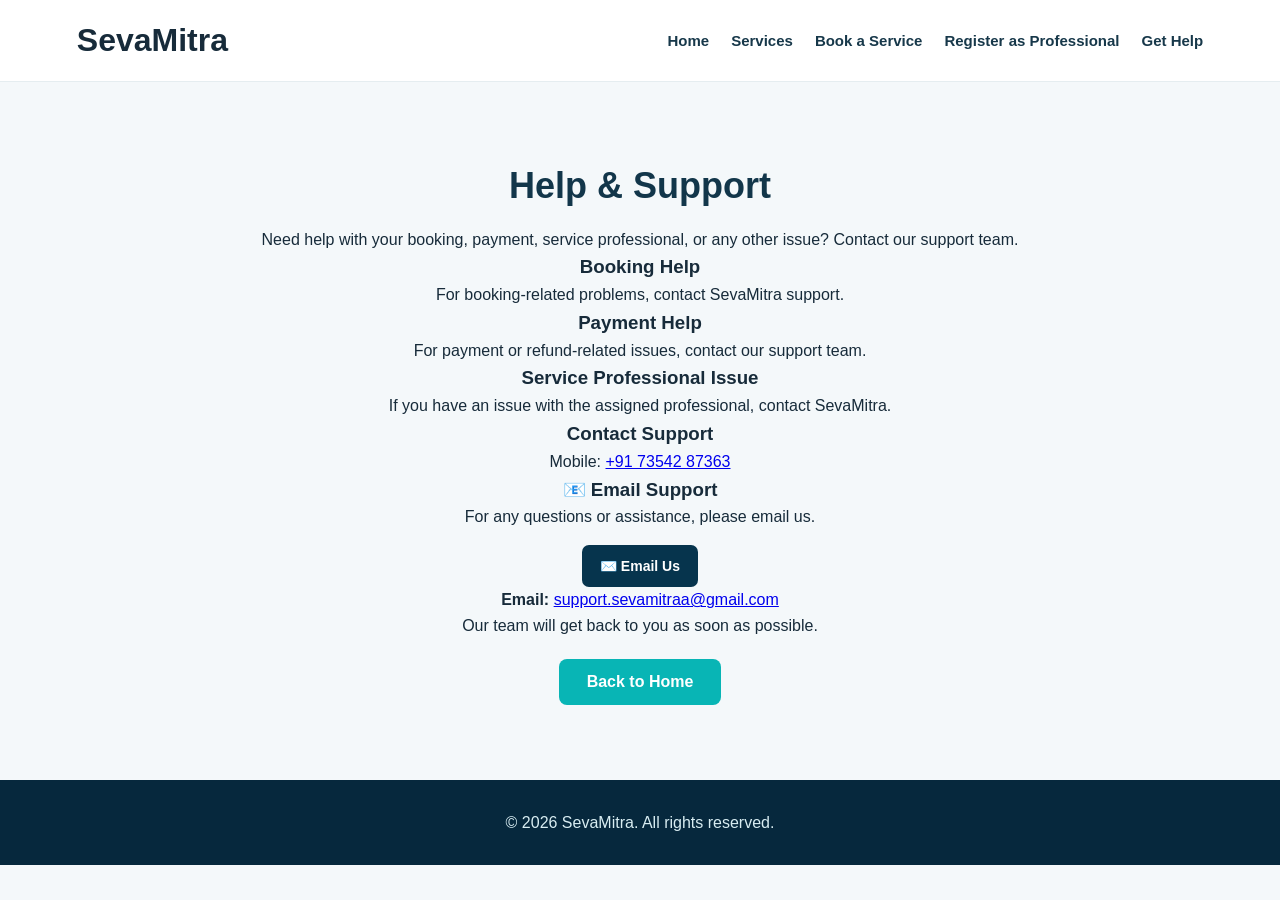
<file: help.html>
<!DOCTYPE html>
<html lang="en">

<head>
    <!-- Google Analytics START -->
<script async src="https://www.googletagmanager.com/gtag/js?id=G-9ZJL437G5V"></script>
<script>
  window.dataLayer = window.dataLayer || [];
  function gtag(){dataLayer.push(arguments);}
  gtag('js', new Date());

  gtag('config', 'G-9ZJL437G5V');
</script>
<!-- Google Analytics END -->
    <meta charset="UTF-8">
    <meta name="viewport" content="width=device-width, initial-scale=1.0">

    <title>Help & Support - SevaMitra</title>

    <link rel="stylesheet" href="style.css">
    <link rel="icon" type="image/png" href="/images/favicon.png">
<link rel="shortcut icon" type="image/png" href="/images/favicon.png">
</head>

<body>

<header>
    <h1>SevaMitra</h1>

    <nav>
        <a href="index.html">Home</a>
        <a href="index.html#services">Services</a>
        <a href="booking.html">Book a Service</a>
        <a href="professional.html">Register as Professional</a>
        <a href="help.html">Get Help</a>
    </nav>
</header>

<main>

<section class="help-section">

    <h2>Help &amp; Support</h2>

    <p>
        Need help with your booking, payment, service professional,
        or any other issue? Contact our support team.
    </p>

    <h3>Booking Help</h3>
    <p>
        For booking-related problems, contact SevaMitra support.
    </p>

    <h3>Payment Help</h3>
    <p>
        For payment or refund-related issues, contact our support team.
    </p>

    <h3>Service Professional Issue</h3>
    <p>
        If you have an issue with the assigned professional,
        contact SevaMitra.
    </p>

    <h3>Contact Support</h3>

    <p>
        Mobile:
        <a href="tel:+917354287363">+91 73542 87363</a>
    </p>

    <div class="help-contact-card">

        <h3>📧 Email Support</h3>

        <p>
            For any questions or assistance,
            please email us.
        </p>

        <a
            href="mailto:support.sevamitraa@gmail.com?subject=SevaMitra%20Support"
            class="call-btn"
        >
            ✉️ Email Us
        </a>

        <p>
            <strong>Email:</strong>
            <a href="mailto:support.sevamitraa@gmail.com">
                support.sevamitraa@gmail.com
            </a>
        </p>

        <p>
            Our team will get back to you as soon as possible.
        </p>

    </div>

    <a href="index.html">
        <button type="button">Back to Home</button>
    </a>

</section>

</main>

<footer>
    <p>© 2026 SevaMitra. All rights reserved.</p>
</footer>

</body>
</html>
</file>
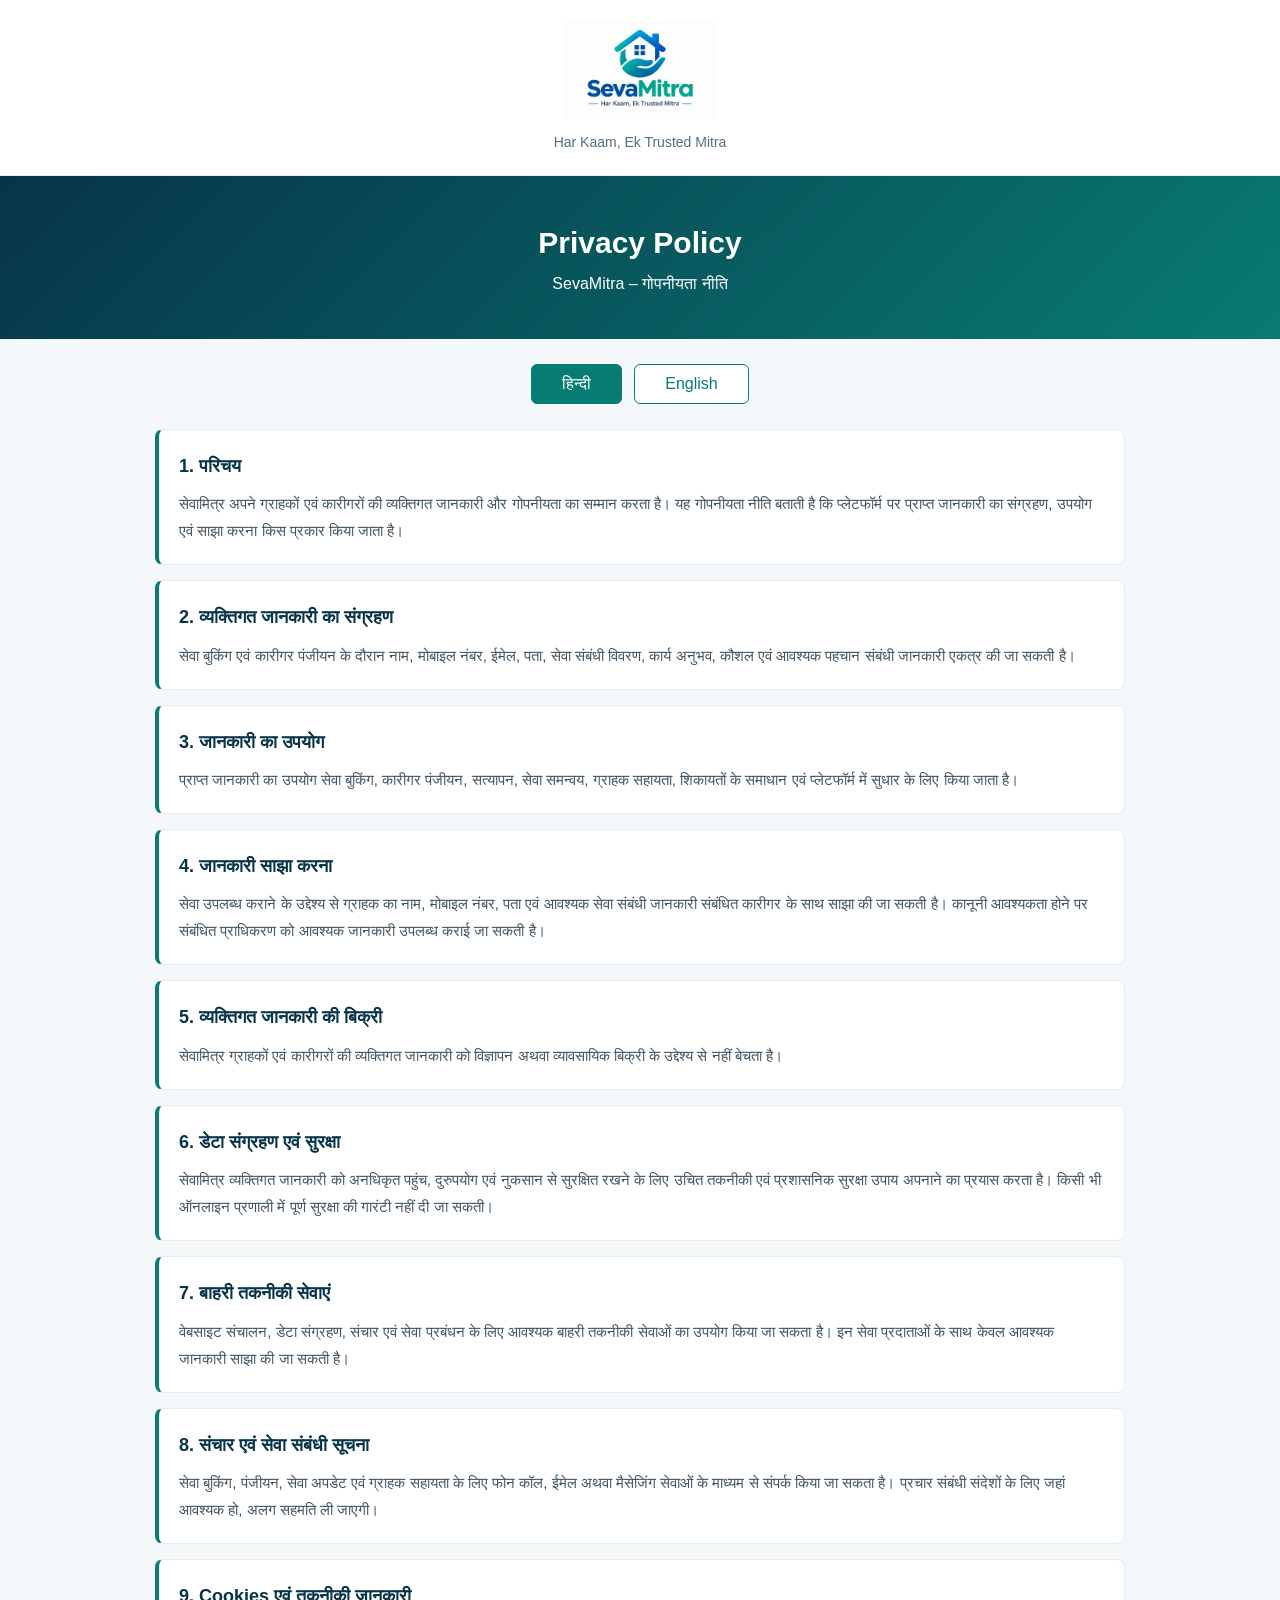
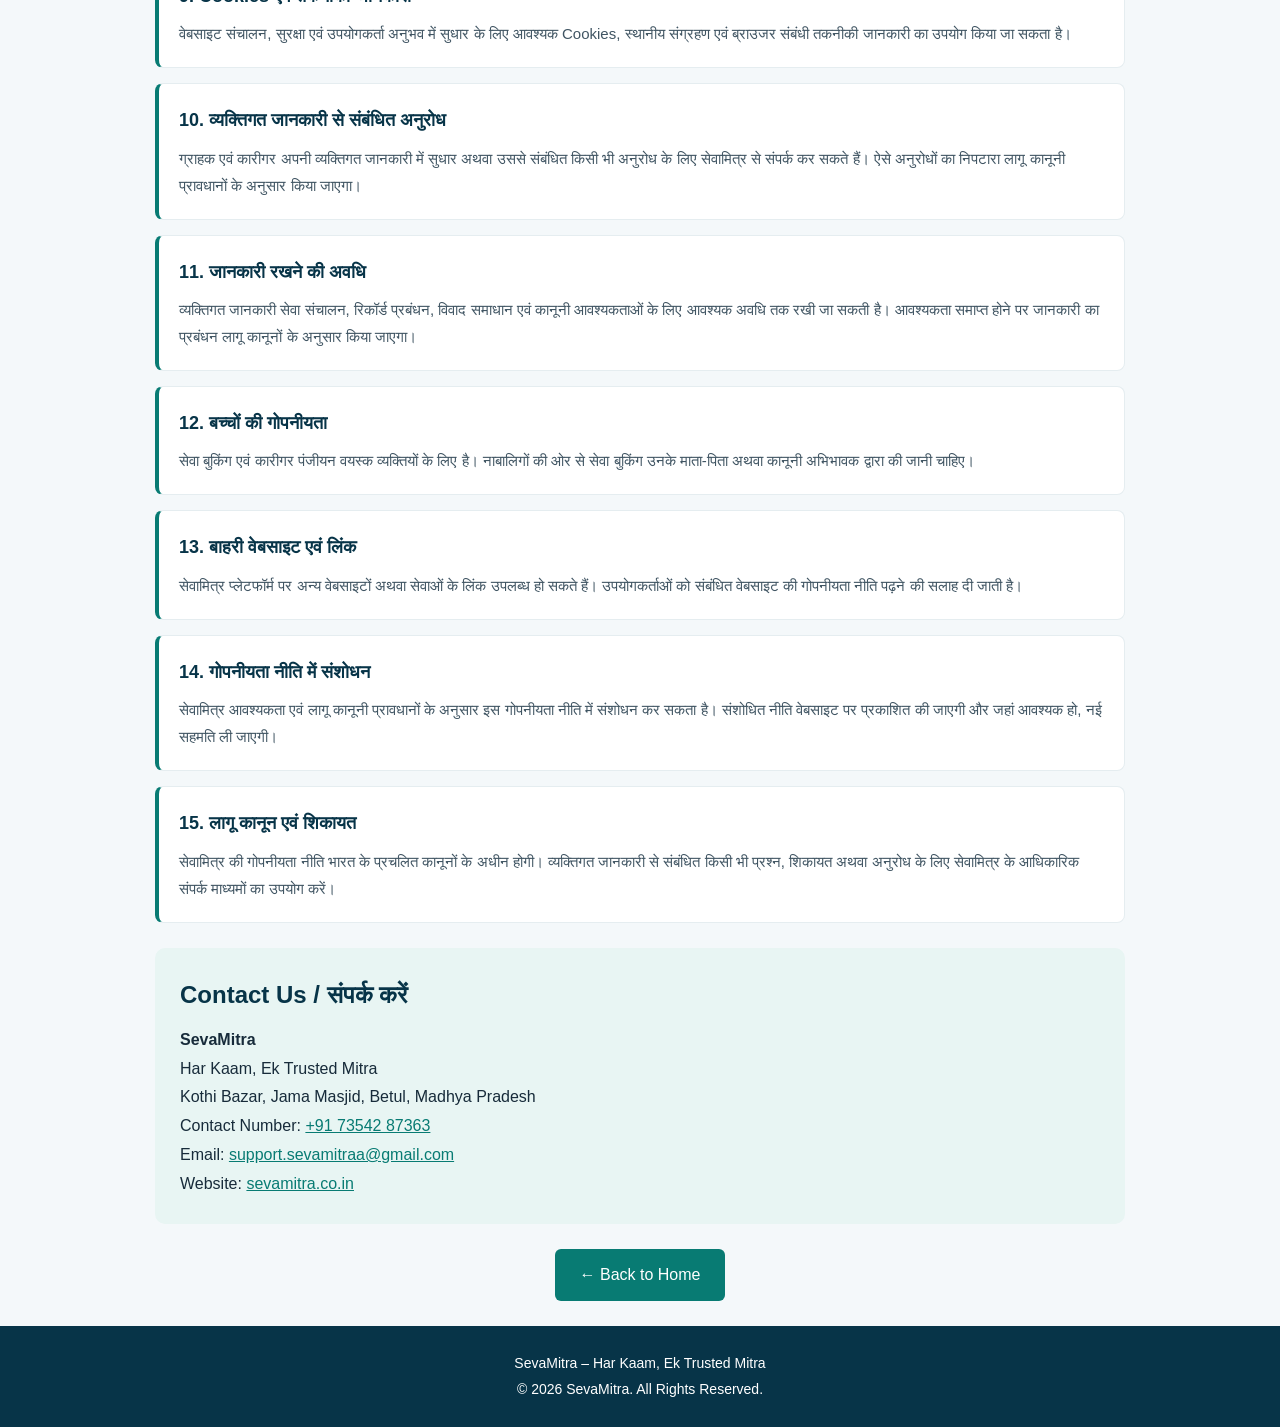
<file: privacy.html>
<!DOCTYPE html>
<html lang="hi">

<head>

    <meta charset="UTF-8">

    <meta name="viewport"
          content="width=device-width, initial-scale=1.0">

    <title>Privacy Policy | SevaMitra</title>

    <meta name="description"
          content="SevaMitra Privacy Policy for customers and service professionals.">

    <link rel="icon" type="image/png"
          href="images/favicon.png">

    <style>

        * {
            margin: 0;
            padding: 0;
            box-sizing: border-box;
        }

        body {
            font-family: Arial, sans-serif;
            background: #f4f8fa;
            color: #172b3a;
            line-height: 1.8;
        }

        header {
            background: #ffffff;
            text-align: center;
            padding: 20px;
            border-bottom: 1px solid #e5edf0;
        }

        .logo {
            width: 150px;
            height: auto;
        }

        .tagline {
            color: #507080;
            font-size: 14px;
        }

        .hero {
            background: linear-gradient(135deg, #073448, #087b73);
            color: white;
            padding: 40px 20px;
            text-align: center;
        }

        .hero h1 {
            font-size: 30px;
        }

        .container {
            max-width: 1000px;
            margin: 25px auto;
            padding: 0 15px;
        }

        .language-buttons {
            display: flex;
            justify-content: center;
            gap: 12px;
            margin-bottom: 25px;
        }

        .language-buttons button {
            padding: 10px 30px;
            border: 1px solid #087b73;
            border-radius: 6px;
            background: white;
            color: #087b73;
            font-size: 16px;
            cursor: pointer;
        }

        .language-buttons button.active {
            background: #087b73;
            color: white;
        }

        .policy {
            background: white;
            border: 1px solid #e5edf0;
            border-left: 4px solid #087b73;
            border-radius: 8px;
            padding: 20px;
            margin-bottom: 15px;
        }

        .policy h2 {
            color: #073448;
            font-size: 18px;
            margin-bottom: 8px;
        }

        .policy p {
            font-size: 15px;
            color: #405563;
        }

        .contact {
            background: #e8f5f3;
            border-radius: 10px;
            padding: 25px;
            margin-top: 25px;
        }

        .contact h2 {
            margin-bottom: 10px;
            color: #073448;
        }

        .contact a {
            color: #087b73;
            overflow-wrap: anywhere;
        }

        .back-home {
            display: block;
            width: fit-content;
            margin: 25px auto;
            padding: 12px 25px;
            background: #087b73;
            color: white;
            text-decoration: none;
            border-radius: 6px;
        }

        footer {
            background: #073448;
            color: white;
            text-align: center;
            padding: 25px 15px;
            font-size: 14px;
        }

        [hidden] {
            display: none !important;
        }

        @media (max-width: 600px) {

            .hero h1 {
                font-size: 24px;
            }

            .policy {
                padding: 15px;
            }

            .policy h2 {
                font-size: 17px;
            }

            .policy p {
                font-size: 14px;
            }

        }

    </style>

</head>

<body>

<header>

    <a href="index.html">
        <img src="images/logo.png"
             alt="SevaMitra Logo"
             class="logo">
    </a>

    <p class="tagline">
        Har Kaam, Ek Trusted Mitra
    </p>

</header>

<section class="hero">

    <h1>Privacy Policy</h1>

    <p>SevaMitra – गोपनीयता नीति</p>

</section>

<main class="container">

    <div class="language-buttons">

        <button type="button"
                id="hindiBtn"
                class="active"
                aria-pressed="true"
                onclick="changeLanguage('hi')">
            हिन्दी
        </button>

        <button type="button"
                id="englishBtn"
                aria-pressed="false"
                onclick="changeLanguage('en')">
            English
        </button>

    </div>

    <!-- HINDI PRIVACY POLICY -->

    <section id="hindi" lang="hi">

        <div class="policy">
            <h2>1. परिचय</h2>
            <p>सेवामित्र अपने ग्राहकों एवं कारीगरों की व्यक्तिगत जानकारी और गोपनीयता का सम्मान करता है। यह गोपनीयता नीति बताती है कि प्लेटफॉर्म पर प्राप्त जानकारी का संग्रहण, उपयोग एवं साझा करना किस प्रकार किया जाता है।</p>
        </div>

        <div class="policy">
            <h2>2. व्यक्तिगत जानकारी का संग्रहण</h2>
            <p>सेवा बुकिंग एवं कारीगर पंजीयन के दौरान नाम, मोबाइल नंबर, ईमेल, पता, सेवा संबंधी विवरण, कार्य अनुभव, कौशल एवं आवश्यक पहचान संबंधी जानकारी एकत्र की जा सकती है।</p>
        </div>

        <div class="policy">
            <h2>3. जानकारी का उपयोग</h2>
            <p>प्राप्त जानकारी का उपयोग सेवा बुकिंग, कारीगर पंजीयन, सत्यापन, सेवा समन्वय, ग्राहक सहायता, शिकायतों के समाधान एवं प्लेटफॉर्म में सुधार के लिए किया जाता है।</p>
        </div>

        <div class="policy">
            <h2>4. जानकारी साझा करना</h2>
            <p>सेवा उपलब्ध कराने के उद्देश्य से ग्राहक का नाम, मोबाइल नंबर, पता एवं आवश्यक सेवा संबंधी जानकारी संबंधित कारीगर के साथ साझा की जा सकती है। कानूनी आवश्यकता होने पर संबंधित प्राधिकरण को आवश्यक जानकारी उपलब्ध कराई जा सकती है।</p>
        </div>

        <div class="policy">
            <h2>5. व्यक्तिगत जानकारी की बिक्री</h2>
            <p>सेवामित्र ग्राहकों एवं कारीगरों की व्यक्तिगत जानकारी को विज्ञापन अथवा व्यावसायिक बिक्री के उद्देश्य से नहीं बेचता है।</p>
        </div>

        <div class="policy">
            <h2>6. डेटा संग्रहण एवं सुरक्षा</h2>
            <p>सेवामित्र व्यक्तिगत जानकारी को अनधिकृत पहुंच, दुरुपयोग एवं नुकसान से सुरक्षित रखने के लिए उचित तकनीकी एवं प्रशासनिक सुरक्षा उपाय अपनाने का प्रयास करता है। किसी भी ऑनलाइन प्रणाली में पूर्ण सुरक्षा की गारंटी नहीं दी जा सकती।</p>
        </div>

        <div class="policy">
            <h2>7. बाहरी तकनीकी सेवाएं</h2>
            <p>वेबसाइट संचालन, डेटा संग्रहण, संचार एवं सेवा प्रबंधन के लिए आवश्यक बाहरी तकनीकी सेवाओं का उपयोग किया जा सकता है। इन सेवा प्रदाताओं के साथ केवल आवश्यक जानकारी साझा की जा सकती है।</p>
        </div>

        <div class="policy">
            <h2>8. संचार एवं सेवा संबंधी सूचना</h2>
            <p>सेवा बुकिंग, पंजीयन, सेवा अपडेट एवं ग्राहक सहायता के लिए फोन कॉल, ईमेल अथवा मैसेजिंग सेवाओं के माध्यम से संपर्क किया जा सकता है। प्रचार संबंधी संदेशों के लिए जहां आवश्यक हो, अलग सहमति ली जाएगी।</p>
        </div>

        <div class="policy">
            <h2>9. Cookies एवं तकनीकी जानकारी</h2>
            <p>वेबसाइट संचालन, सुरक्षा एवं उपयोगकर्ता अनुभव में सुधार के लिए आवश्यक Cookies, स्थानीय संग्रहण एवं ब्राउजर संबंधी तकनीकी जानकारी का उपयोग किया जा सकता है।</p>
        </div>

        <div class="policy">
            <h2>10. व्यक्तिगत जानकारी से संबंधित अनुरोध</h2>
            <p>ग्राहक एवं कारीगर अपनी व्यक्तिगत जानकारी में सुधार अथवा उससे संबंधित किसी भी अनुरोध के लिए सेवामित्र से संपर्क कर सकते हैं। ऐसे अनुरोधों का निपटारा लागू कानूनी प्रावधानों के अनुसार किया जाएगा।</p>
        </div>

        <div class="policy">
            <h2>11. जानकारी रखने की अवधि</h2>
            <p>व्यक्तिगत जानकारी सेवा संचालन, रिकॉर्ड प्रबंधन, विवाद समाधान एवं कानूनी आवश्यकताओं के लिए आवश्यक अवधि तक रखी जा सकती है। आवश्यकता समाप्त होने पर जानकारी का प्रबंधन लागू कानूनों के अनुसार किया जाएगा।</p>
        </div>

        <div class="policy">
            <h2>12. बच्चों की गोपनीयता</h2>
            <p>सेवा बुकिंग एवं कारीगर पंजीयन वयस्क व्यक्तियों के लिए है। नाबालिगों की ओर से सेवा बुकिंग उनके माता-पिता अथवा कानूनी अभिभावक द्वारा की जानी चाहिए।</p>
        </div>

        <div class="policy">
            <h2>13. बाहरी वेबसाइट एवं लिंक</h2>
            <p>सेवामित्र प्लेटफॉर्म पर अन्य वेबसाइटों अथवा सेवाओं के लिंक उपलब्ध हो सकते हैं। उपयोगकर्ताओं को संबंधित वेबसाइट की गोपनीयता नीति पढ़ने की सलाह दी जाती है।</p>
        </div>

        <div class="policy">
            <h2>14. गोपनीयता नीति में संशोधन</h2>
            <p>सेवामित्र आवश्यकता एवं लागू कानूनी प्रावधानों के अनुसार इस गोपनीयता नीति में संशोधन कर सकता है। संशोधित नीति वेबसाइट पर प्रकाशित की जाएगी और जहां आवश्यक हो, नई सहमति ली जाएगी।</p>
        </div>

        <div class="policy">
            <h2>15. लागू कानून एवं शिकायत</h2>
            <p>सेवामित्र की गोपनीयता नीति भारत के प्रचलित कानूनों के अधीन होगी। व्यक्तिगत जानकारी से संबंधित किसी भी प्रश्न, शिकायत अथवा अनुरोध के लिए सेवामित्र के आधिकारिक संपर्क माध्यमों का उपयोग करें।</p>
        </div>

    </section>

    <!-- ENGLISH PRIVACY POLICY -->

    <section id="english" lang="en" hidden>

        <div class="policy">
            <h2>1. Introduction</h2>
            <p>SevaMitra respects the privacy and personal information of its customers and service professionals. This Privacy Policy explains how information collected through the platform is stored, used and shared.</p>
        </div>

        <div class="policy">
            <h2>2. Collection of Personal Information</h2>
            <p>Names, mobile numbers, email addresses, addresses, service details, work experience, skills and necessary identification information may be collected during service booking and worker registration.</p>
        </div>

        <div class="policy">
            <h2>3. Use of Information</h2>
            <p>Information is used for service bookings, worker registration, verification, service coordination, customer support, complaint resolution and platform improvement.</p>
        </div>

        <div class="policy">
            <h2>4. Information Sharing</h2>
            <p>Customer names, contact numbers, addresses and necessary service details may be shared with relevant service professionals to facilitate requested services. Information may also be disclosed to appropriate authorities when legally required.</p>
        </div>

        <div class="policy">
            <h2>5. Sale of Personal Information</h2>
            <p>SevaMitra does not sell customers' or service professionals' personal information for advertising or commercial sale purposes.</p>
        </div>

        <div class="policy">
            <h2>6. Data Storage and Security</h2>
            <p>SevaMitra aims to implement appropriate technical and administrative measures to protect personal information from unauthorized access, misuse and loss. No online system can guarantee absolute security.</p>
        </div>

        <div class="policy">
            <h2>7. External Technology Services</h2>
            <p>External technology services may be used for website operations, data storage, communication and service management. Only necessary information may be shared with such service providers.</p>
        </div>

        <div class="policy">
            <h2>8. Communication and Service Notifications</h2>
            <p>Users may be contacted through phone calls, email or messaging services regarding service bookings, registration, service updates and customer support. Separate consent will be obtained for promotional communications where required.</p>
        </div>

        <div class="policy">
            <h2>9. Cookies and Technical Information</h2>
            <p>Cookies, local storage and browser-related technical information may be used for website functionality, security and improvement of user experience.</p>
        </div>

        <div class="policy">
            <h2>10. Personal Information Requests</h2>
            <p>Customers and service professionals may contact SevaMitra for corrections or any other requests concerning their personal information. Such requests will be handled in accordance with applicable legal provisions.</p>
        </div>

        <div class="policy">
            <h2>11. Data Retention</h2>
            <p>Personal information may be retained for as long as necessary for service operations, record management, dispute resolution and legal requirements. When no longer required, information will be handled in accordance with applicable laws.</p>
        </div>

        <div class="policy">
            <h2>12. Children's Privacy</h2>
            <p>Service booking and worker registration are intended for adults. Bookings on behalf of minors should be made by their parents or legal guardians.</p>
        </div>

        <div class="policy">
            <h2>13. External Websites and Links</h2>
            <p>SevaMitra may contain links to external websites or services. Users are advised to review the respective privacy policies of those websites.</p>
        </div>

        <div class="policy">
            <h2>14. Changes to This Privacy Policy</h2>
            <p>SevaMitra may update this Privacy Policy when necessary or as required by applicable law. Updated policies will be published on the website, and fresh consent will be obtained where required.</p>
        </div>

        <div class="policy">
            <h2>15. Applicable Law and Grievances</h2>
            <p>This Privacy Policy shall be governed by applicable Indian laws. For any privacy-related questions, complaints or requests, users may contact SevaMitra through its official communication channels.</p>
        </div>

    </section>

    <!-- CONTACT INFORMATION -->

    <section class="contact">

        <h2>Contact Us / संपर्क करें</h2>

        <p><strong>SevaMitra</strong></p>

        <p>Har Kaam, Ek Trusted Mitra</p>

        <p>Kothi Bazar, Jama Masjid, Betul, Madhya Pradesh</p>

        <p>
            Contact Number:
            <a href="tel:+917354287363">
                +91 73542 87363
            </a>
        </p>

        <p>
            Email:
            <a href="mailto:support.sevamitraa@gmail.com">
                support.sevamitraa@gmail.com
            </a>
        </p>

        <p>
            Website:
            <a href="https://sevamitra.co.in/">
                sevamitra.co.in
            </a>
        </p>

    </section>

    <a href="index.html" class="back-home">
        ← Back to Home
    </a>

</main>

<footer>

    <p>SevaMitra – Har Kaam, Ek Trusted Mitra</p>

    <p>© 2026 SevaMitra. All Rights Reserved.</p>

</footer>

<script>

    function changeLanguage(language) {

        const isHindi = language === "hi";

        document.getElementById("hindi").hidden = !isHindi;

        document.getElementById("english").hidden = isHindi;

        document.getElementById("hindiBtn")
            .classList.toggle("active", isHindi);

        document.getElementById("englishBtn")
            .classList.toggle("active", !isHindi);

        document.getElementById("hindiBtn")
            .setAttribute("aria-pressed", isHindi);

        document.getElementById("englishBtn")
            .setAttribute("aria-pressed", !isHindi);

        document.documentElement.lang = language;

    }

</script>

</body>

</html>
</file>
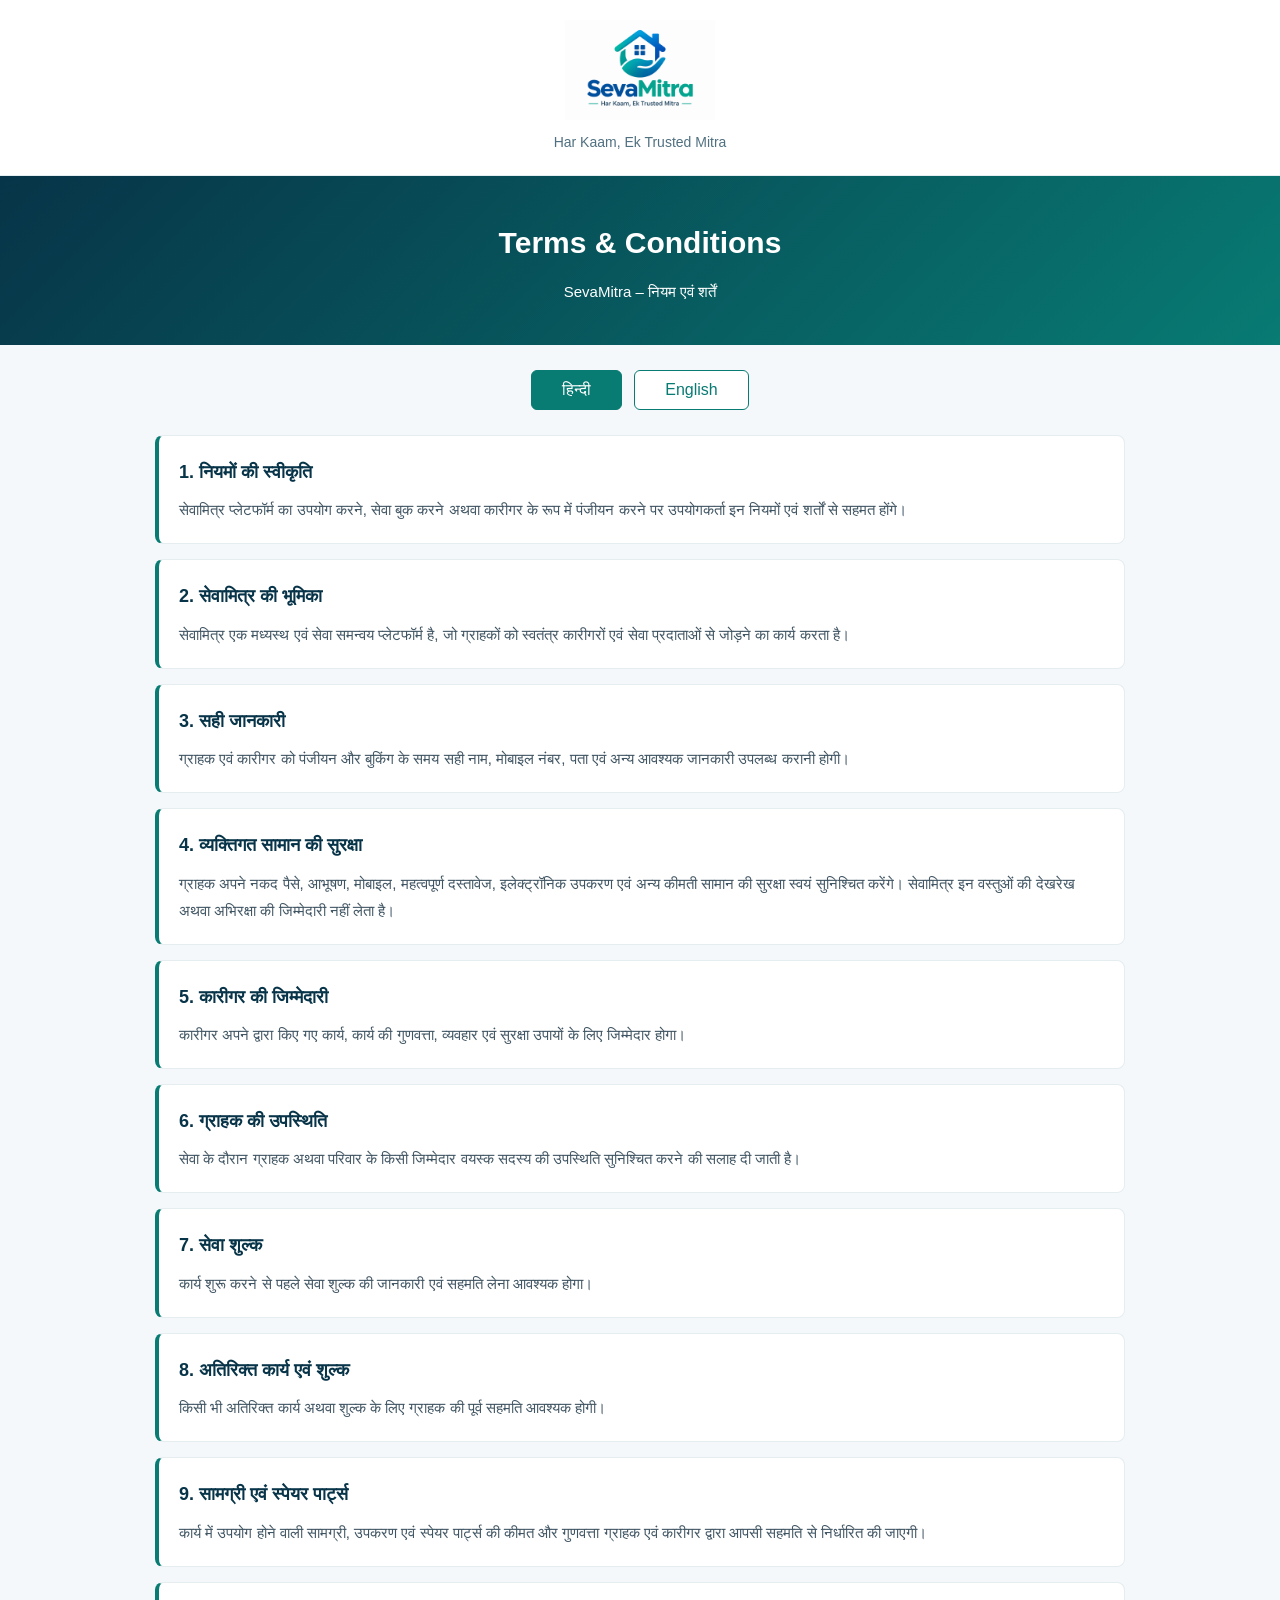
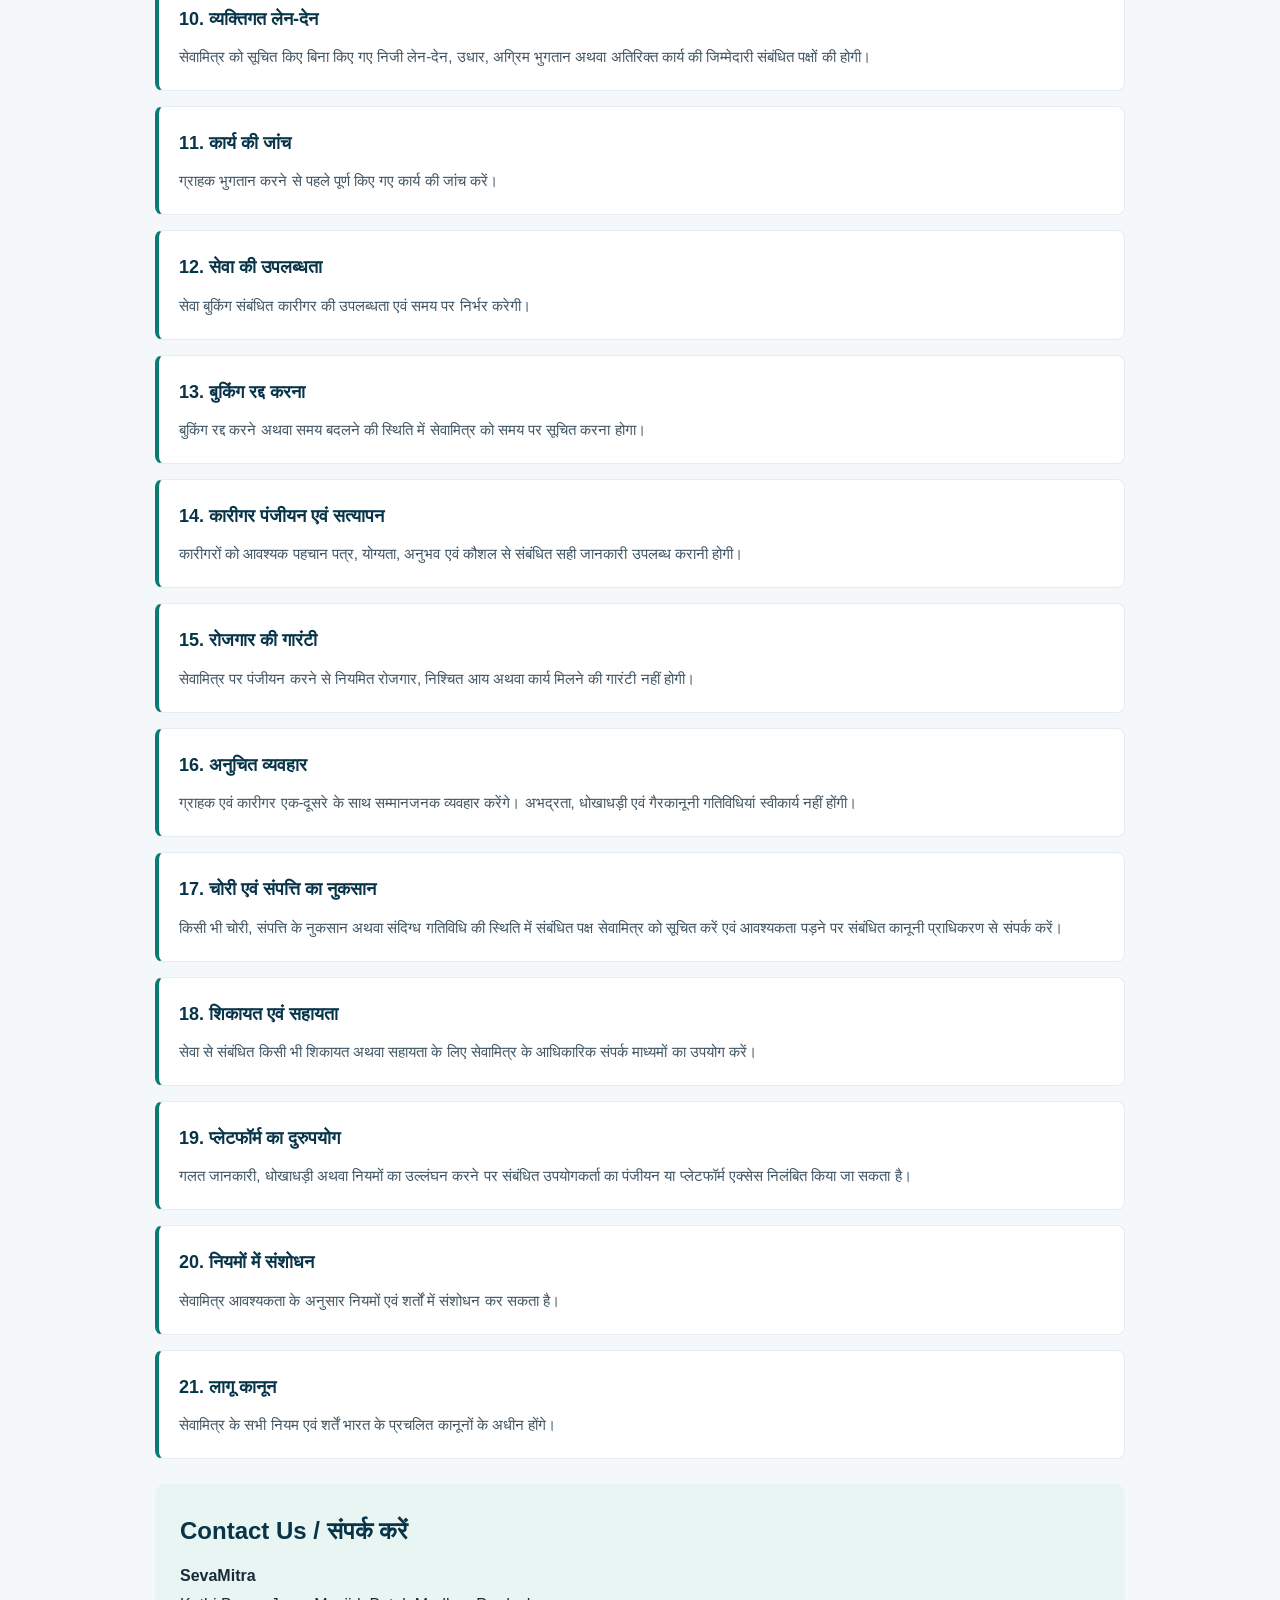
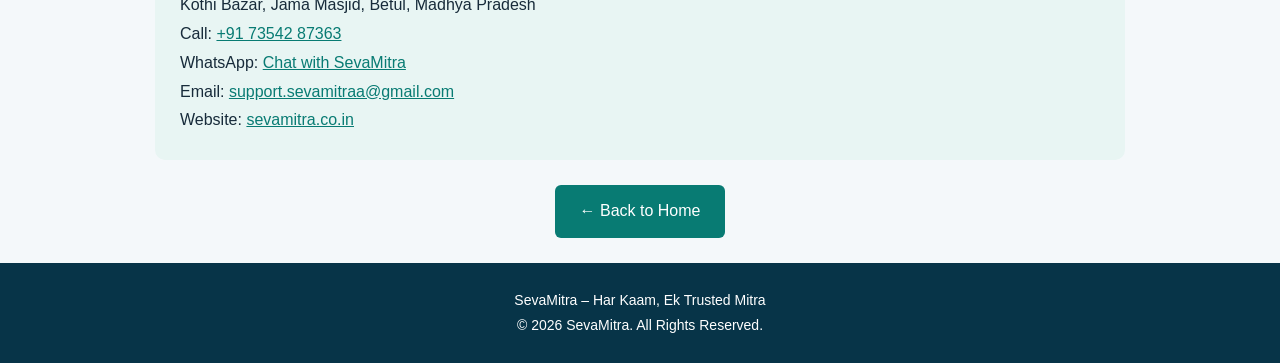
<file: terms.html>
<!DOCTYPE html>
<html lang="hi">

<head>
    <meta charset="UTF-8">
    <meta name="viewport" content="width=device-width, initial-scale=1.0">

    <title>Terms & Conditions | SevaMitra</title>

    <meta name="description" content="Read SevaMitra Terms and Conditions for customers and independent service professionals in Betul, Madhya Pradesh.">

    <link rel="icon" type="image/png" href="images/favicon.png">

    <style>

        * {
            margin: 0;
            padding: 0;
            box-sizing: border-box;
        }

        body {
            font-family: Arial, sans-serif;
            background: #f4f8fa;
            color: #172b3a;
            line-height: 1.8;
        }

        header {
            background: #ffffff;
            padding: 20px;
            text-align: center;
            border-bottom: 1px solid #e5edf0;
        }

        .logo {
            width: 150px;
            height: auto;
        }

        .tagline {
            color: #507080;
            font-size: 14px;
        }

        .hero {
            background: linear-gradient(135deg, #073448, #087b73);
            color: white;
            padding: 40px 20px;
            text-align: center;
        }

        .hero h1 {
            font-size: 30px;
        }

        .hero p {
            font-size: 15px;
            margin-top: 8px;
        }

        .container {
            max-width: 1000px;
            margin: 25px auto;
            padding: 0 15px;
        }

        .language-buttons {
            display: flex;
            justify-content: center;
            gap: 12px;
            margin-bottom: 25px;
        }

        .language-buttons button {
            padding: 10px 30px;
            border: 1px solid #087b73;
            border-radius: 6px;
            background: white;
            color: #087b73;
            font-size: 16px;
            cursor: pointer;
        }

        .language-buttons button.active {
            background: #087b73;
            color: white;
        }

        .term {
            background: white;
            border: 1px solid #e5edf0;
            border-left: 4px solid #087b73;
            border-radius: 8px;
            padding: 20px;
            margin-bottom: 15px;
        }

        .term h2 {
            color: #073448;
            font-size: 18px;
            margin-bottom: 8px;
        }

        .term p {
            font-size: 15px;
            color: #405563;
        }

        .contact {
            background: #e8f5f3;
            border-radius: 10px;
            padding: 25px;
            margin-top: 25px;
        }

        .contact h2 {
            color: #073448;
            margin-bottom: 10px;
        }

        .contact a {
            color: #087b73;
            overflow-wrap: anywhere;
        }

        .back-home {
            display: block;
            width: fit-content;
            margin: 25px auto;
            padding: 12px 25px;
            background: #087b73;
            color: white;
            text-decoration: none;
            border-radius: 6px;
        }

        footer {
            background: #073448;
            color: white;
            text-align: center;
            padding: 25px 15px;
            font-size: 14px;
        }

        [hidden] {
            display: none !important;
        }

        @media (max-width: 600px) {

            .hero h1 {
                font-size: 24px;
            }

            .term {
                padding: 15px;
            }

            .term h2 {
                font-size: 17px;
            }

            .term p {
                font-size: 14px;
            }

        }

    </style>

</head>

<body>

<header>

    <a href="index.html">
        <img src="images/logo.png" alt="SevaMitra Logo" class="logo">
    </a>

    <p class="tagline">Har Kaam, Ek Trusted Mitra</p>

</header>

<section class="hero">

    <h1>Terms & Conditions</h1>

    <p>SevaMitra – नियम एवं शर्तें</p>

</section>

<main class="container">

    <div class="language-buttons">

        <button type="button" id="hindiBtn" class="active"
            aria-pressed="true" onclick="changeLanguage('hi')">
            हिन्दी
        </button>

        <button type="button" id="englishBtn"
            aria-pressed="false" onclick="changeLanguage('en')">
            English
        </button>

    </div>

    <!-- HINDI TERMS AND CONDITIONS -->

    <section id="hindi" lang="hi">

        <div class="term">
            <h2>1. नियमों की स्वीकृति</h2>
            <p>सेवामित्र प्लेटफॉर्म का उपयोग करने, सेवा बुक करने अथवा कारीगर के रूप में पंजीयन करने पर उपयोगकर्ता इन नियमों एवं शर्तों से सहमत होंगे।</p>
        </div>

        <div class="term">
            <h2>2. सेवामित्र की भूमिका</h2>
            <p>सेवामित्र एक मध्यस्थ एवं सेवा समन्वय प्लेटफॉर्म है, जो ग्राहकों को स्वतंत्र कारीगरों एवं सेवा प्रदाताओं से जोड़ने का कार्य करता है।</p>
        </div>

        <div class="term">
            <h2>3. सही जानकारी</h2>
            <p>ग्राहक एवं कारीगर को पंजीयन और बुकिंग के समय सही नाम, मोबाइल नंबर, पता एवं अन्य आवश्यक जानकारी उपलब्ध करानी होगी।</p>
        </div>

        <div class="term">
            <h2>4. व्यक्तिगत सामान की सुरक्षा</h2>
            <p>ग्राहक अपने नकद पैसे, आभूषण, मोबाइल, महत्वपूर्ण दस्तावेज, इलेक्ट्रॉनिक उपकरण एवं अन्य कीमती सामान की सुरक्षा स्वयं सुनिश्चित करेंगे। सेवामित्र इन वस्तुओं की देखरेख अथवा अभिरक्षा की जिम्मेदारी नहीं लेता है।</p>
        </div>

        <div class="term">
            <h2>5. कारीगर की जिम्मेदारी</h2>
            <p>कारीगर अपने द्वारा किए गए कार्य, कार्य की गुणवत्ता, व्यवहार एवं सुरक्षा उपायों के लिए जिम्मेदार होगा।</p>
        </div>

        <div class="term">
            <h2>6. ग्राहक की उपस्थिति</h2>
            <p>सेवा के दौरान ग्राहक अथवा परिवार के किसी जिम्मेदार वयस्क सदस्य की उपस्थिति सुनिश्चित करने की सलाह दी जाती है।</p>
        </div>

        <div class="term">
            <h2>7. सेवा शुल्क</h2>
            <p>कार्य शुरू करने से पहले सेवा शुल्क की जानकारी एवं सहमति लेना आवश्यक होगा।</p>
        </div>

        <div class="term">
            <h2>8. अतिरिक्त कार्य एवं शुल्क</h2>
            <p>किसी भी अतिरिक्त कार्य अथवा शुल्क के लिए ग्राहक की पूर्व सहमति आवश्यक होगी।</p>
        </div>

        <div class="term">
            <h2>9. सामग्री एवं स्पेयर पार्ट्स</h2>
            <p>कार्य में उपयोग होने वाली सामग्री, उपकरण एवं स्पेयर पार्ट्स की कीमत और गुणवत्ता ग्राहक एवं कारीगर द्वारा आपसी सहमति से निर्धारित की जाएगी।</p>
        </div>

        <div class="term">
            <h2>10. व्यक्तिगत लेन-देन</h2>
            <p>सेवामित्र को सूचित किए बिना किए गए निजी लेन-देन, उधार, अग्रिम भुगतान अथवा अतिरिक्त कार्य की जिम्मेदारी संबंधित पक्षों की होगी।</p>
        </div>

        <div class="term">
            <h2>11. कार्य की जांच</h2>
            <p>ग्राहक भुगतान करने से पहले पूर्ण किए गए कार्य की जांच करें।</p>
        </div>

        <div class="term">
            <h2>12. सेवा की उपलब्धता</h2>
            <p>सेवा बुकिंग संबंधित कारीगर की उपलब्धता एवं समय पर निर्भर करेगी।</p>
        </div>

        <div class="term">
            <h2>13. बुकिंग रद्द करना</h2>
            <p>बुकिंग रद्द करने अथवा समय बदलने की स्थिति में सेवामित्र को समय पर सूचित करना होगा।</p>
        </div>

        <div class="term">
            <h2>14. कारीगर पंजीयन एवं सत्यापन</h2>
            <p>कारीगरों को आवश्यक पहचान पत्र, योग्यता, अनुभव एवं कौशल से संबंधित सही जानकारी उपलब्ध करानी होगी।</p>
        </div>

        <div class="term">
            <h2>15. रोजगार की गारंटी</h2>
            <p>सेवामित्र पर पंजीयन करने से नियमित रोजगार, निश्चित आय अथवा कार्य मिलने की गारंटी नहीं होगी।</p>
        </div>

        <div class="term">
            <h2>16. अनुचित व्यवहार</h2>
            <p>ग्राहक एवं कारीगर एक-दूसरे के साथ सम्मानजनक व्यवहार करेंगे। अभद्रता, धोखाधड़ी एवं गैरकानूनी गतिविधियां स्वीकार्य नहीं होंगी।</p>
        </div>

        <div class="term">
            <h2>17. चोरी एवं संपत्ति का नुकसान</h2>
            <p>किसी भी चोरी, संपत्ति के नुकसान अथवा संदिग्ध गतिविधि की स्थिति में संबंधित पक्ष सेवामित्र को सूचित करें एवं आवश्यकता पड़ने पर संबंधित कानूनी प्राधिकरण से संपर्क करें।</p>
        </div>

        <div class="term">
            <h2>18. शिकायत एवं सहायता</h2>
            <p>सेवा से संबंधित किसी भी शिकायत अथवा सहायता के लिए सेवामित्र के आधिकारिक संपर्क माध्यमों का उपयोग करें।</p>
        </div>

        <div class="term">
            <h2>19. प्लेटफॉर्म का दुरुपयोग</h2>
            <p>गलत जानकारी, धोखाधड़ी अथवा नियमों का उल्लंघन करने पर संबंधित उपयोगकर्ता का पंजीयन या प्लेटफॉर्म एक्सेस निलंबित किया जा सकता है।</p>
        </div>

        <div class="term">
            <h2>20. नियमों में संशोधन</h2>
            <p>सेवामित्र आवश्यकता के अनुसार नियमों एवं शर्तों में संशोधन कर सकता है।</p>
        </div>

        <div class="term">
            <h2>21. लागू कानून</h2>
            <p>सेवामित्र के सभी नियम एवं शर्तें भारत के प्रचलित कानूनों के अधीन होंगे।</p>
        </div>

    </section>

    <!-- ENGLISH TERMS AND CONDITIONS -->

    <section id="english" lang="en" hidden>

        <div class="term">
            <h2>1. Acceptance of Terms</h2>
            <p>By accessing the platform, booking a service or registering as a worker, users agree to these Terms & Conditions.</p>
        </div>

        <div class="term">
            <h2>2. Role of SevaMitra</h2>
            <p>SevaMitra acts as an intermediary and service coordination platform connecting customers with independent service professionals.</p>
        </div>

        <div class="term">
            <h2>3. Accurate Information</h2>
            <p>Customers and service professionals must provide accurate personal, contact, address and service-related information.</p>
        </div>

        <div class="term">
            <h2>4. Safety of Personal Belongings</h2>
            <p>Customers must ensure the safety of their cash, jewellery, mobile phones, important documents, electronic devices and other valuables. SevaMitra does not undertake custody or safekeeping of such belongings.</p>
        </div>

        <div class="term">
            <h2>5. Service Professional Responsibilities</h2>
            <p>Service professionals are responsible for their work, workmanship, conduct and appropriate safety measures.</p>
        </div>

        <div class="term">
            <h2>6. Customer Presence</h2>
            <p>Customers are advised to ensure the presence of a responsible adult during service visits.</p>
        </div>

        <div class="term">
            <h2>7. Service Charges</h2>
            <p>Service charges must be communicated and agreed upon before work begins.</p>
        </div>

        <div class="term">
            <h2>8. Additional Work and Charges</h2>
            <p>Additional work or charges require prior customer approval.</p>
        </div>

        <div class="term">
            <h2>9. Materials and Spare Parts</h2>
            <p>The cost and quality of materials, equipment and spare parts must be mutually agreed upon by the customer and service professional.</p>
        </div>

        <div class="term">
            <h2>10. Personal Transactions</h2>
            <p>Private transactions, loans, advance payments or additional work arranged without informing SevaMitra remain the responsibility of the respective parties.</p>
        </div>

        <div class="term">
            <h2>11. Service Inspection</h2>
            <p>Customers are advised to inspect completed work before making payment.</p>
        </div>

        <div class="term">
            <h2>12. Service Availability</h2>
            <p>Service bookings are subject to professional availability and scheduling.</p>
        </div>

        <div class="term">
            <h2>13. Booking Cancellation</h2>
            <p>Customers and professionals must inform SevaMitra promptly regarding cancellations or rescheduling.</p>
        </div>

        <div class="term">
            <h2>14. Worker Registration and Verification</h2>
            <p>Service professionals must provide accurate identification, qualification, experience and skill-related information.</p>
        </div>

        <div class="term">
            <h2>15. No Employment Guarantee</h2>
            <p>Registration does not guarantee regular employment, fixed income or work opportunities.</p>
        </div>

        <div class="term">
            <h2>16. Professional Conduct</h2>
            <p>Customers and professionals must maintain respectful behaviour. Misconduct, fraud and illegal activities are prohibited.</p>
        </div>

        <div class="term">
            <h2>17. Theft and Property Damage</h2>
            <p>Any suspected theft, property damage or suspicious activity should be reported to SevaMitra and, where necessary, the appropriate legal authorities.</p>
        </div>

        <div class="term">
            <h2>18. Complaints and Support</h2>
            <p>Users should contact SevaMitra through its official communication channels for service-related complaints and assistance.</p>
        </div>

        <div class="term">
            <h2>19. Platform Misuse</h2>
            <p>Registration or platform access may be suspended for fraudulent information, misconduct or violation of these terms.</p>
        </div>

        <div class="term">
            <h2>20. Amendments</h2>
            <p>SevaMitra may update these Terms & Conditions when necessary.</p>
        </div>

        <div class="term">
            <h2>21. Applicable Law</h2>
            <p>All Terms & Conditions of SevaMitra shall be governed by applicable Indian laws.</p>
        </div>

    </section>

    <!-- CONTACT INFORMATION -->

    <section class="contact">

        <h2>Contact Us / संपर्क करें</h2>

        <p><strong>SevaMitra</strong></p>

        <p>Kothi Bazar, Jama Masjid, Betul, Madhya Pradesh</p>

        <p>Call: <a href="tel:+917354287363">+91 73542 87363</a></p>

        <p>WhatsApp: <a href="https://wa.me/917354287363">Chat with SevaMitra</a></p>

        <p>Email: <a href="mailto:support.sevamitraa@gmail.com">support.sevamitraa@gmail.com</a></p>

        <p>Website: <a href="https://sevamitra.co.in/">sevamitra.co.in</a></p>

    </section>

    <a href="index.html" class="back-home">← Back to Home</a>

</main>

<footer>

    <p>SevaMitra – Har Kaam, Ek Trusted Mitra</p>

    <p>© 2026 SevaMitra. All Rights Reserved.</p>

</footer>

<script>

    function changeLanguage(language) {

        const isHindi = language === "hi";

        document.getElementById("hindi").hidden = !isHindi;
        document.getElementById("english").hidden = isHindi;

        document.getElementById("hindiBtn").classList.toggle("active", isHindi);
        document.getElementById("englishBtn").classList.toggle("active", !isHindi);

        document.getElementById("hindiBtn").setAttribute("aria-pressed", isHindi);
        document.getElementById("englishBtn").setAttribute("aria-pressed", !isHindi);

        document.documentElement.lang = language;

    }

</script>

</body>

</html>
</file>
<file: style.css>
/* ========================= 
   GLOBAL 
========================= */ 
 
* { 
    margin: 0; 
    padding: 0; 
    box-sizing: border-box; 
} 
 
body { 
    font-family: Arial, sans-serif; 
    line-height: 1.6; 
    background: #f4f8fa; 
    color: #172b3a; 
} 
 
/* HEADER */
header { 
    background: #ffffff; 
    padding: 15px 6%; 
    display: flex; 
    align-items: center; 
    justify-content: space-between; 
    gap: 25px; 
    border-bottom: 1px solid #e5edf0; 
    position: sticky; 
    top: 0; 
    z-index: 1000; 
} 

.logo-area { 
    display: flex; 
    align-items: center; 
} 

.brand-logo { 
    width: 150px; 
    height: auto; 
    display: block; 
} 

header > p { 
    color: #507080; 
    font-size: 14px; 
    margin-right: auto; 
    margin-left: 10px; 
} 

nav { 
    display: flex; 
    gap: 22px; 
    align-items: center; 
    flex-wrap: wrap; 
} 

nav a { 
    text-decoration: none; 
    color: #17384a; 
    font-weight: 600; 
    font-size: 15px; 
    transition: 0.3s; 
    white-space: nowrap; 
} 

nav a:hover { 
    color: #00a6a6; 
} 

/* HERO */
.hero { 
    min-height: 650px; 
    background-image: 
        linear-gradient( 
            90deg, 
            rgba(3, 25, 48, 0.98) 0%, 
            rgba(3, 31, 55, 0.92) 35%, 
            rgba(3, 31, 55, 0.35) 62%, 
            rgba(3, 31, 55, 0.05) 100% 
        ), 
        url("images/hero.png"); 
    background-size: cover; 
    background-position: center; 
    background-repeat: no-repeat; 
    display: flex; 
    align-items: center; 
    padding: 80px 7%; 
    text-align: left; 
} 

.hero-content { 
    max-width: 560px; 
    color: white; 
} 

.hero-content h1 { 
    font-size: 58px; 
    line-height: 1.1; 
    margin-bottom: 22px; 
    font-weight: 800; 
} 

.hero-content p { 
    font-size: 19px; 
    line-height: 1.7; 
    color: #d8edf2; 
    margin-bottom: 10px; 
} 

/* HERO BUTTON */
.hero-content > a button { 
    margin-top: 20px; 
} 

/* JOIN */
.join-sevamitra { 
    margin-top: 38px; 
    max-width: 500px; 
} 

.join-sevamitra h2 { 
    color: #ffffff; 
    font-size: 28px; 
    margin-bottom: 8px; 
} 

.join-sevamitra p { 
    color: #d8edf2; 
    font-size: 16px; 
    margin-bottom: 5px; 
} 

.join-sevamitra button { 
    margin-top: 12px; 
} 

/* BUTTONS */
button { 
    border: none; 
    padding: 14px 28px; 
    margin-top: 20px; 
    border-radius: 8px; 
    cursor: pointer; 
    font-size: 16px; 
    font-weight: bold; 
    background: #08b5b5; 
    color: white; 
    transition: 0.3s; 
} 

button:hover { 
    background: #078e9a; 
    transform: translateY(-2px); 
} 

/* GENERAL */
section { 
    padding: 75px 7%; 
    text-align: center; 
} 

h2 { 
    font-size: 36px; 
    margin-bottom: 12px; 
    color: #12364a; 
} 

.section-subtitle { 
    color: #667d88; 
    margin-bottom: 35px; 
} 




   
/* SERVICES */
#services { 
    background: #ffffff; 
} 

.services-container { 
    max-width: 1200px; 
    margin: 35px auto 0; 
    display: grid; 
    grid-template-columns: repeat(3, 1fr); 
    gap: 25px; 
} 

.service-card { 
    background: #ffffff; 
    border-radius: 18px; 
    overflow: hidden; 
    border: 1px solid #e2ecef; 
    box-shadow: 0 10px 30px rgba(10, 45, 65, 0.08); 
    text-align: left; 
    transition: 0.3s; 
} 

.service-card:hover { 
    transform: translateY(-7px); 
    box-shadow: 0 18px 40px rgba(10, 45, 65, 0.14); 
} 

.service-card img { 
    width: 100%; 
    height: 220px; 
    object-fit: cover; 
    display: block; 
} 

.service-content { 
    padding: 22px; 
} 

.service-content h3 { 
    font-size: 21px; 
    margin-bottom: 8px; 
    color: #153b50; 
} 

.service-content p { 
    color: #667d88; 
    font-size: 15px; 
} 

.call-btn { 
    display: inline-flex; 
    align-items: center; 
    justify-content: center; 
    background: #06344d; 
    color: #ffffff; 
    padding: 10px 18px; 
    border-radius: 7px; 
    text-decoration: none; 
    font-size: 14px; 
    font-weight: bold; 
    margin-top: 15px; 
    cursor: pointer; 
    transition: 0.3s; 
} 

.call-btn:hover { 
    background: #087f8c; 
    color: #ffffff; 
    transform: translateY(-2px); 
} 

.service-placeholder { 
    height: 220px; 
    display: flex; 
    align-items: center; 
    justify-content: center; 
    font-size: 70px; 
    background: linear-gradient(135deg, #e5f8f8, #dcecf5); 
} 

#support { 
    background: white; 
} 

#support p { 
    color: #607984; 
} 

footer { 
    text-align: center; 
    padding: 30px; 
    background: #06283d; 
    color: #d8edf2; 
} 

/* TABLET */
@media (max-width: 900px) { 
    .services-container { 
        grid-template-columns: repeat(2, 1fr); 
    } 

    .hero-content h1 { 
        font-size: 46px; 
    } 

    nav { 
        gap: 15px; 
    } 
} 

/* MOBILE */
@media (max-width: 768px) { 
    header { 
        flex-direction: column; 
        padding: 18px 5%; 
        gap: 10px; 
    } 

    header > p { 
        margin: 0; 
    } 

    nav { 
        flex-wrap: wrap; 
        justify-content: center; 
        gap: 12px 15px; 
    } 

    nav a { 
        font-size: 14px; 
    } 

    .brand-logo { 
        width: 140px; 
    } 

    .hero { 
        min-height: 650px; 
        padding: 60px 6%; 
        background-position: 65% center; 
    } 

    .hero-content { 
        max-width: 100%; 
    } 

    .hero-content h1 { 
        font-size: 40px; 
    } 

    .hero-content p { 
        font-size: 17px; 
    } 

    .join-sevamitra { 
        margin-top: 30px; 
    } 

    .join-sevamitra h2 { 
        font-size: 25px; 
    } 

    .join-sevamitra p { 
        font-size: 15px; 
    } 



    .services-container { 
        grid-template-columns: 1fr; 
    } 

    section { 
        padding: 60px 6%; 
    } 

    h2 { 
        font-size: 30px; 
    } 
}
.sm-ticker {
  width: 100%;
  height: 42px;
  background: #071D32;
  border-bottom: 3px solid #35D6CF;
  overflow: hidden;
  position: relative;
  white-space: nowrap;
}

.sm-ticker-text {
  position: absolute;
  top: 50%;
  left: 0;
  width: max-content;
  color: white;
  font-size: 15px;
  font-weight: 600;
  white-space: nowrap;
  animation: smTickerMove 12s linear infinite !important;
}

@keyframes smTickerMove {
  from {
    transform: translate(100vw, -50%);
  }
  to {
    transform: translate(-100%, -50%);
  }
}
  
/* HOW IT WORKS SECTION */

.how-it-works {
    padding: 65px 6%;
    background: #f3f7fc;
}

.how-heading {
    text-align: center;
    margin-bottom: 45px;
}

.how-heading h2 {
    color: #173a78;
    font-size: 32px;
    margin-bottom: 12px;
}

.how-underline {
    width: 65px;
    height: 5px;
    background: #35d6cf;
    border-radius: 10px;
    margin: 0 auto 18px;
}

.how-heading p {
    color: #64748b;
    font-size: 17px;
}

.how-steps {
    display: grid;
    grid-template-columns: repeat(2, 1fr);
    gap: 25px;
    max-width: 1050px;
    margin: auto;
}

.how-card {
    position: relative;
    background: white;
    padding: 28px;
    border-radius: 18px;
    border: 1px solid #e4eaf2;
    box-shadow: 0 8px 25px rgba(20, 50, 90, 0.08);
    overflow: hidden;
    min-height: 175px;
}

.how-card::before {
    content: "";
    position: absolute;
    top: 0;
    left: 0;
    width: 100%;
    height: 5px;
    background: var(--step-color);
}

.step-blue {
    --step-color: #2856c5;
}

.step-purple {
    --step-color: #8538df;
}

.step-green {
    --step-color: #159b55;
}

.step-orange {
    --step-color: #e58a19;
}

.how-icon {
    width: 62px;
    height: 62px;
    background: var(--step-color);
    border-radius: 16px;
    display: flex;
    align-items: center;
    justify-content: center;
    font-size: 29px;
    margin-bottom: 18px;
}

.how-info span {
    color: var(--step-color);
    font-size: 13px;
    font-weight: 700;
    letter-spacing: 1px;
}

.how-info h3 {
    color: #173a78;
    font-size: 21px;
    margin: 8px 0;
}

.how-card p {
    color: #64748b;
    font-size: 15px;
    line-height: 1.7;
}

.how-number {
    position: absolute;
    right: 18px;
    top: 12px;
    font-size: 65px;
    font-weight: 800;
    color: var(--step-color);
    opacity: 0.09;
}

.how-book {
    text-align: center;
    margin: 40px auto 0;
    padding: 30px 15px;
    max-width: 750px;
    background: #071d32;
    border-radius: 18px;
    color: white;
}

.how-book h3 {
    font-size: 23px;
    margin-bottom: 10px;
}

.how-book p {
    color: #d4e0ec;
    margin-bottom: 22px;
}

.how-book a {
    display: inline-block;
    background: #08b8b5;
    color: white;
    text-decoration: none;
    padding: 13px 28px;
    border-radius: 9px;
    font-weight: 700;
}

@media (max-width: 650px) {
    .how-it-works {
        padding: 45px 5%;
    }

    .how-steps {
        grid-template-columns: 1fr;
        gap: 20px;
    }

    .how-heading h2 {
        font-size: 27px;
    }

    .how-card {
        padding: 24px;
    }

    .how-info h3 {
        font-size: 19px;
    }
}

/* HOW IT WORKS - MOBILE AND DESKTOP FIX */

.how-it-works .how-steps {
    display: grid !important;
    grid-template-columns: repeat(2, minmax(0, 1fr)) !important;
    gap: 25px !important;
    max-width: 1050px;
    margin: auto;
}

.how-it-works .how-card {
    display: block !important;
    position: relative !important;
    background: #ffffff !important;
    padding: 28px !important;
    border: 1px solid #dce5ef !important;
    border-radius: 18px !important;
    box-shadow: 0 8px 25px rgba(20,50,90,0.10) !important;
    min-height: 220px;
    text-align: left !important;
    overflow: hidden;
}

.how-it-works .how-card::before {
    content: "" !important;
    position: absolute;
    top: 0;
    left: 0;
    width: 100%;
    height: 6px;
    background: var(--step-color) !important;
}

.how-it-works .how-icon {
    width: 65px !important;
    height: 65px !important;
    display: flex !important;
    align-items: center;
    justify-content: center;
    background: var(--step-color) !important;
    border-radius: 17px;
    font-size: 30px !important;
    margin-bottom: 18px;
}

.how-it-works .how-info span {
    display: block;
    color: var(--step-color) !important;
}

.how-it-works .how-info h3 {
    color: #173a78 !important;
    font-size: 21px;
}

.how-it-works .how-card p {
    color: #64748b !important;
    font-size: 15px;
    line-height: 1.7;
    text-align: left !important;
}

@media (max-width: 650px) {
    .how-it-works .how-steps {
        grid-template-columns: 1fr !important;
    }

    .how-it-works .how-card {
        min-height: 200px;
    }
}

/* =================================
   SEVAMITRA PREMIUM BRAND OFFER
================================= */

.sm-offer-design {
    width: 100%;
    padding: 65px 7%;
    background: linear-gradient(135deg, #eaf8fb, #d9f0f5);
}

.sm-offer-card {
    max-width: 1100px;
    margin: auto;
    padding: 45px;
    display: flex;
    align-items: center;
    justify-content: space-between;
    gap: 35px;
    background: #ffffff;
    border: 1px solid #dcecf0;
    border-radius: 24px;
    box-shadow: 0 15px 40px rgba(7, 45, 65, 0.12);
    text-align: left;
}

.sm-offer-left {
    flex: 1;
}

.sm-offer-logo {
    width: 115px;
    height: auto;
    margin-bottom: 20px;
}

.sm-offer-label {
    display: inline-block;
    background: #e0f7f5;
    color: #078e9a;
    padding: 7px 16px;
    border-radius: 30px;
    font-size: 12px;
    font-weight: 800;
    letter-spacing: 1px;
}

.sm-offer-card h2 {
    font-size: 38px;
    line-height: 1.2;
    color: #082f49;
    margin: 18px 0 12px;
}

.sm-offer-card .sm-tagline {
    font-size: 21px;
    font-weight: 800;
    color: #079c9d;
    margin-bottom: 12px;
}

.sm-offer-card .sm-description {
    color: #617784;
    font-size: 16px;
    line-height: 1.8;
    max-width: 600px;
}

.sm-offer-right {
    min-width: 210px;
    text-align: center;
}

.sm-offer-icon {
    width: 150px;
    height: 150px;
    margin: auto;
    border-radius: 50%;
    background: linear-gradient(135deg, #07344e, #087f8c);
    display: flex;
    align-items: center;
    justify-content: center;
    color: white;
    font-size: 65px;
    box-shadow: 0 12px 25px rgba(7, 52, 78, 0.2);
}

.sm-offer-btn {
    display: inline-block;
    margin-top: 25px;
    padding: 14px 30px;
    background: #07344e;
    color: white;
    border-radius: 9px;
    text-decoration: none;
    font-weight: 800;
    transition: 0.3s;
}

.sm-offer-btn:hover {
    background: #f58220;
    transform: translateY(-3px);
}

@media (max-width: 768px) {
    .sm-offer-design {
        padding: 40px 5%;
    }

    .sm-offer-card {
        flex-direction: column;
        text-align: center;
        padding: 30px 20px;
        gap: 25px;
    }

    .sm-offer-card h2 {
        font-size: 29px;
    }

    .sm-offer-card .sm-tagline {
        font-size: 19px;
    }

    .sm-offer-card .sm-description {
        font-size: 14px;
    }

    .sm-offer-right {
        width: 100%;
    }

    .sm-offer-icon {
        width: 110px;
        height: 110px;
        font-size: 48px;
    }
}

/* SEVAMITRA OFFER DESIGN */

.seva-offer {
    padding: 45px 20px;
    background: #f4f8fa;
}

.offer-content {
    max-width: 1100px;
    margin: auto;
    padding: 38px 45px;
    display: flex;
    align-items: center;
    justify-content: space-between;
    gap: 30px;
    background: linear-gradient(120deg, #082b46, #087f91);
    border-radius: 22px;
    color: #ffffff;
    box-shadow: 0 12px 30px rgba(0, 0, 0, 0.15);
    overflow: hidden;
}

.offer-left {
    flex: 1;
}

.offer-logo {
    width: 65px;
    height: 65px;
    object-fit: contain;
    background: #ffffff;
    padding: 6px;
    border-radius: 14px;
    margin-bottom: 15px;
}

.offer-badge {
    display: inline-block;
    padding: 7px 14px;
    background: rgba(255,255,255,0.15);
    border: 1px solid rgba(255,255,255,0.35);
    border-radius: 30px;
    font-size: 12px;
    letter-spacing: 1px;
    margin-bottom: 12px;
}

.offer-content h2 {
    color: #ffffff;
    font-size: 32px;
    margin-bottom: 10px;
}

.offer-price {
    color: #ffcf70;
    font-size: 23px;
    font-weight: bold;
    margin-bottom: 18px;
}

.offer-title {
    color: #ffffff;
    font-size: 18px;
    font-weight: bold;
    margin-bottom: 10px;
}

.offer-description {
    color: #e8f3f7;
    font-size: 15px;
    line-height: 1.8;
    max-width: 560px;
    margin-bottom: 22px;
}

.offer-button {
    display: inline-block;
    background: #ffbd45;
    color: #102d40;
    padding: 12px 26px;
    border-radius: 8px;
    text-decoration: none;
    font-weight: bold;
    transition: 0.3s;
}

.offer-button:hover {
    background: #ffffff;
    transform: translateY(-2px);
}

.offer-right {
    width: 230px;
    min-width: 180px;
    display: flex;
    align-items: center;
    justify-content: center;
}

.offer-side-logo {
    width: 190px;
    height: 190px;
    object-fit: contain;
    padding: 15px;
    background: #ffffff;
    border-radius: 28px;
    box-shadow: 0 8px 25px rgba(0,0,0,0.18);
}

/* MOBILE DESIGN */

@media (max-width: 768px) {

    .seva-offer {
        padding: 25px 14px;
    }

    .offer-content {
        padding: 25px 20px;
        flex-direction: column;
        text-align: center;
        gap: 22px;
    }

    .offer-content h2 {
        font-size: 25px;
    }

    .offer-price {
        font-size: 20px;
    }

    .offer-description {
        font-size: 14px;
    }

    .offer-right {
        width: 100%;
    }

    .offer-side-logo {
        width: 125px;
        height: 125px;
    }
}

/* =========================
   SEVAMITRA FAQ SECTION
========================= */

.sm-faq {
    padding: 60px 6%;
    background: #f4f8fa;
}

.sm-faq h2 {
    text-align: center;
    color: #073448;
    font-size: 32px;
    margin-bottom: 10px;
}

.faq-subtitle {
    text-align: center;
    color: #507080;
    font-size: 15px;
    margin-bottom: 35px;
}

.faq-container {
    max-width: 850px;
    margin: 0 auto;
}

.faq-item {
    background: #ffffff;
    border: 1px solid #dce8e8;
    border-radius: 10px;
    margin-bottom: 14px;
    overflow: hidden;
    transition: 0.3s ease;
}

.faq-item:hover {
    border-color: #087b73;
}

.faq-item summary {
    padding: 20px;
    font-size: 16px;
    font-weight: 600;
    color: #073448;
    cursor: pointer;
    list-style: none;
    display: flex;
    align-items: center;
    justify-content: space-between;
    gap: 15px;
}

.faq-item summary::-webkit-details-marker {
    display: none;
}

.faq-item summary::after {
    content: "+";
    color: #087b73;
    font-size: 25px;
    font-weight: bold;
    flex-shrink: 0;
}

.faq-item[open] summary::after {
    content: "−";
}

.faq-item[open] {
    border-left: 4px solid #087b73;
}

.faq-item[open] summary {
    background: #e8f5f3;
}

.faq-item p {
    padding: 18px 20px;
    color: #405563;
    font-size: 15px;
    line-height: 1.8;
}

.faq-contact {
    text-align: center;
    margin-top: 30px;
}

.faq-contact p {
    color: #507080;
    margin-bottom: 12px;
}

.faq-contact a {
    display: inline-block;
    background: #087b73;
    color: #ffffff;
    padding: 12px 28px;
    text-decoration: none;
    border-radius: 7px;
    font-weight: 600;
    transition: 0.3s;
}

.faq-contact a:hover {
    background: #073448;
}

/* MOBILE RESPONSIVE */

@media (max-width: 600px) {

    .sm-faq {
        padding: 35px 4%;
    }

    .sm-faq h2 {
        font-size: 24px;
    }

    .faq-subtitle {
        font-size: 13px;
    }

    .faq-item summary {
        padding: 15px;
        font-size: 14px;
    }

    .faq-item p {
        padding: 15px;
        font-size: 14px;
    }

}
/* CUSTOMER REVIEWS SECTION */

.sm-feedback {
    padding: 55px 6%;
    background: #f4f8fa;
    text-align: center;
}

.sm-feedback h2 {
    color: #073448;
    font-size: 30px;
    margin-bottom: 10px;
}

.feedback-subtitle {
    color: #507080;
    font-size: 15px;
    margin-bottom: 25px;
}

.customer-reviews {
    display: grid;
    grid-template-columns:
        repeat(auto-fit, minmax(240px, 1fr));
    gap: 20px;
    max-width: 1050px;
    margin: 25px auto;
}

.empty-review {
    grid-column: 1 / -1;
    background: #ffffff;
    padding: 35px 20px;
    border: 1px solid #e5edf0;
    border-radius: 12px;
    color: #507080;
}

.feedback-btn {
    display: inline-block;
    background: #087b73;
    color: #ffffff;
    padding: 13px 28px;
    border-radius: 8px;
    text-decoration: none;
    font-size: 15px;
    font-weight: 600;
    transition: 0.3s;
}

.feedback-btn:hover {
    background: #073448;
}

.feedback-note {
    margin-top: 15px;
    color: #507080;
    font-size: 13px;
}

.review-card {
    background: #ffffff;
    border: 1px solid #e5edf0;
    border-radius: 12px;
    padding: 22px;
    text-align: left;
    overflow-wrap: anywhere;
    box-shadow: 0 4px 12px rgba(0,0,0,0.04);
}

.review-card h3 {
    color: #073448;
    font-size: 17px;
}

.review-rating {
    color: #d99b00;
    font-size: 22px;
    margin: 8px 0;
}

.review-service {
    color: #087b73;
    font-size: 13px;
    font-weight: 600;
    margin-bottom: 10px;
}

.review-description {
    color: #405563;
    font-size: 14px;
    line-height: 1.7;
}

@media (max-width: 600px) {

    .sm-feedback {
        padding: 35px 5%;
    }

    .sm-feedback h2 {
        font-size: 24px;
    }

    .customer-reviews {
        grid-template-columns: 1fr;
    }

}
/* =========================
   CUSTOMER FEEDBACK SECTION
========================= */

.sm-feedback {
    padding: 50px 6%;
    background: #ffffff;
    text-align: center;
}

.sm-feedback h2 {
    font-size: 30px;
    color: #073448;
    margin-bottom: 10px;
}

.feedback-subtitle {
    color: #507080;
    font-size: 15px;
    margin-bottom: 15px;
}

.feedback-stars {
    color: #f4b400;
    font-size: 32px;
    margin: 15px 0;
}

.feedback-btn,
.feedback-submit {
    background: #087b73;
    color: white;
    border: none;
    padding: 13px 28px;
    border-radius: 8px;
    font-size: 15px;
    font-weight: 600;
    cursor: pointer;
    transition: 0.3s;
}

.feedback-btn:hover,
.feedback-submit:hover {
    background: #073448;
}

.feedback-submit:disabled {
    opacity: 0.6;
    cursor: not-allowed;
}

/* FEEDBACK POPUP */

.feedback-dialog {
    position: fixed;
    inset: 0;
    margin: auto;
    width: 90%;
    max-width: 480px;
    max-height: 90vh;
    overflow-y: auto;
    padding: 25px;
    border: none;
    border-radius: 15px;
    background: #ffffff;
    color: #172b3a;
    box-shadow: 0 10px 40px rgba(0,0,0,0.2);
}

.feedback-dialog::backdrop {
    background: rgba(0,0,0,0.65);
}

.feedback-dialog h2 {
    color: #073448;
    font-size: 23px;
    margin-bottom: 8px;
    padding-right: 20px;
}

.feedback-dialog p {
    color: #507080;
    font-size: 14px;
    margin-bottom: 15px;
}

.feedback-close {
    position: absolute;
    top: 8px;
    right: 15px;
    background: none;
    border: none;
    font-size: 30px;
    color: #507080;
    cursor: pointer;
}

#feedbackForm {
    display: flex;
    flex-direction: column;
    gap: 10px;
}

#feedbackForm label {
    font-size: 14px;
    font-weight: 600;
    color: #073448;
}

#feedbackForm input:not([type="checkbox"]),
#feedbackForm select,
#feedbackForm textarea {
    width: 100%;
    padding: 12px;
    border: 1px solid #dce8e8;
    border-radius: 7px;
    font-family: inherit;
    font-size: 14px;
    background: #f9fbfc;
}

#feedbackForm textarea {
    resize: vertical;
}

.rating-stars {
    display: flex;
    justify-content: center;
    gap: 8px;
}

.rating-stars button {
    background: none;
    border: none;
    padding: 0;
    color: #d5dce0;
    font-size: 36px;
    cursor: pointer;
    transition: 0.2s;
}

.rating-stars button.active {
    color: #f4b400;
}

#ratingText {
    text-align: center;
}

#feedbackMessage {
    text-align: center;
    font-weight: 600;
    margin: 0;
}

#feedbackForm .review-consent {
    display: flex;
    align-items: flex-start;
    gap: 8px;
    font-size: 12px;
    font-weight: normal;
}

.customer-reviews {
    display: grid;
    grid-template-columns: repeat(auto-fit, minmax(240px, 1fr));
    gap: 15px;
    max-width: 1000px;
    margin: 25px auto 0;
}

.review-card {
    background: #f4f8fa;
    border: 1px solid #e5edf0;
    border-radius: 10px;
    padding: 20px;
    text-align: left;
    overflow-wrap: anywhere;
}

.review-card h3 {
    color: #073448;
}

.review-card .review-rating {
    color: #b77900;
    font-size: 20px;
    margin: 8px 0;
}

@media (max-width: 600px) {

    .sm-feedback {
        padding: 35px 5%;
    }

    .sm-feedback h2 {
        font-size: 24px;
    }

    .feedback-dialog {
        padding: 20px;
    }

}
/* ADMIN CUSTOMER FEEDBACK */

.admin-feedback-card {
    background: #ffffff;
    border: 1px solid #e5edf0;
    border-left: 4px solid #087b73;
    border-radius: 12px;
    padding: 22px;
    margin: 20px 0;
    text-align: left;
    overflow-wrap: anywhere;
    box-shadow: 0 4px 12px rgba(0,0,0,0.06);
}

.admin-feedback-card h3 {
    color: #073448;
    font-size: 20px;
    margin-bottom: 8px;
}

.admin-feedback-card p {
    color: #405563;
    font-size: 14px;
    margin: 8px 0;
}

.admin-review-stars {
    color: #f4b400;
    font-size: 25px;
    margin-bottom: 12px;
}

.admin-review-status {
    font-weight: bold;
}

.admin-feedback-actions {
    display: flex;
    flex-wrap: wrap;
    gap: 10px;
    margin-top: 18px;
}

.admin-feedback-actions button {
    border: none;
    border-radius: 7px;
    padding: 10px 18px;
    color: #ffffff;
    font-size: 14px;
    cursor: pointer;
}

.admin-feedback-actions .approve-review {
    background: #16803c;
}

.admin-feedback-actions .reject-review {
    background: #dc2626;
}

.admin-feedback-actions .remove-review {
    background: #d97706;
}

.admin-feedback-actions button:disabled {
    opacity: 0.4;
    cursor: not-allowed;
}

#feedbackButton {
    background: #087b73;
    color: #ffffff;
}
</file>
